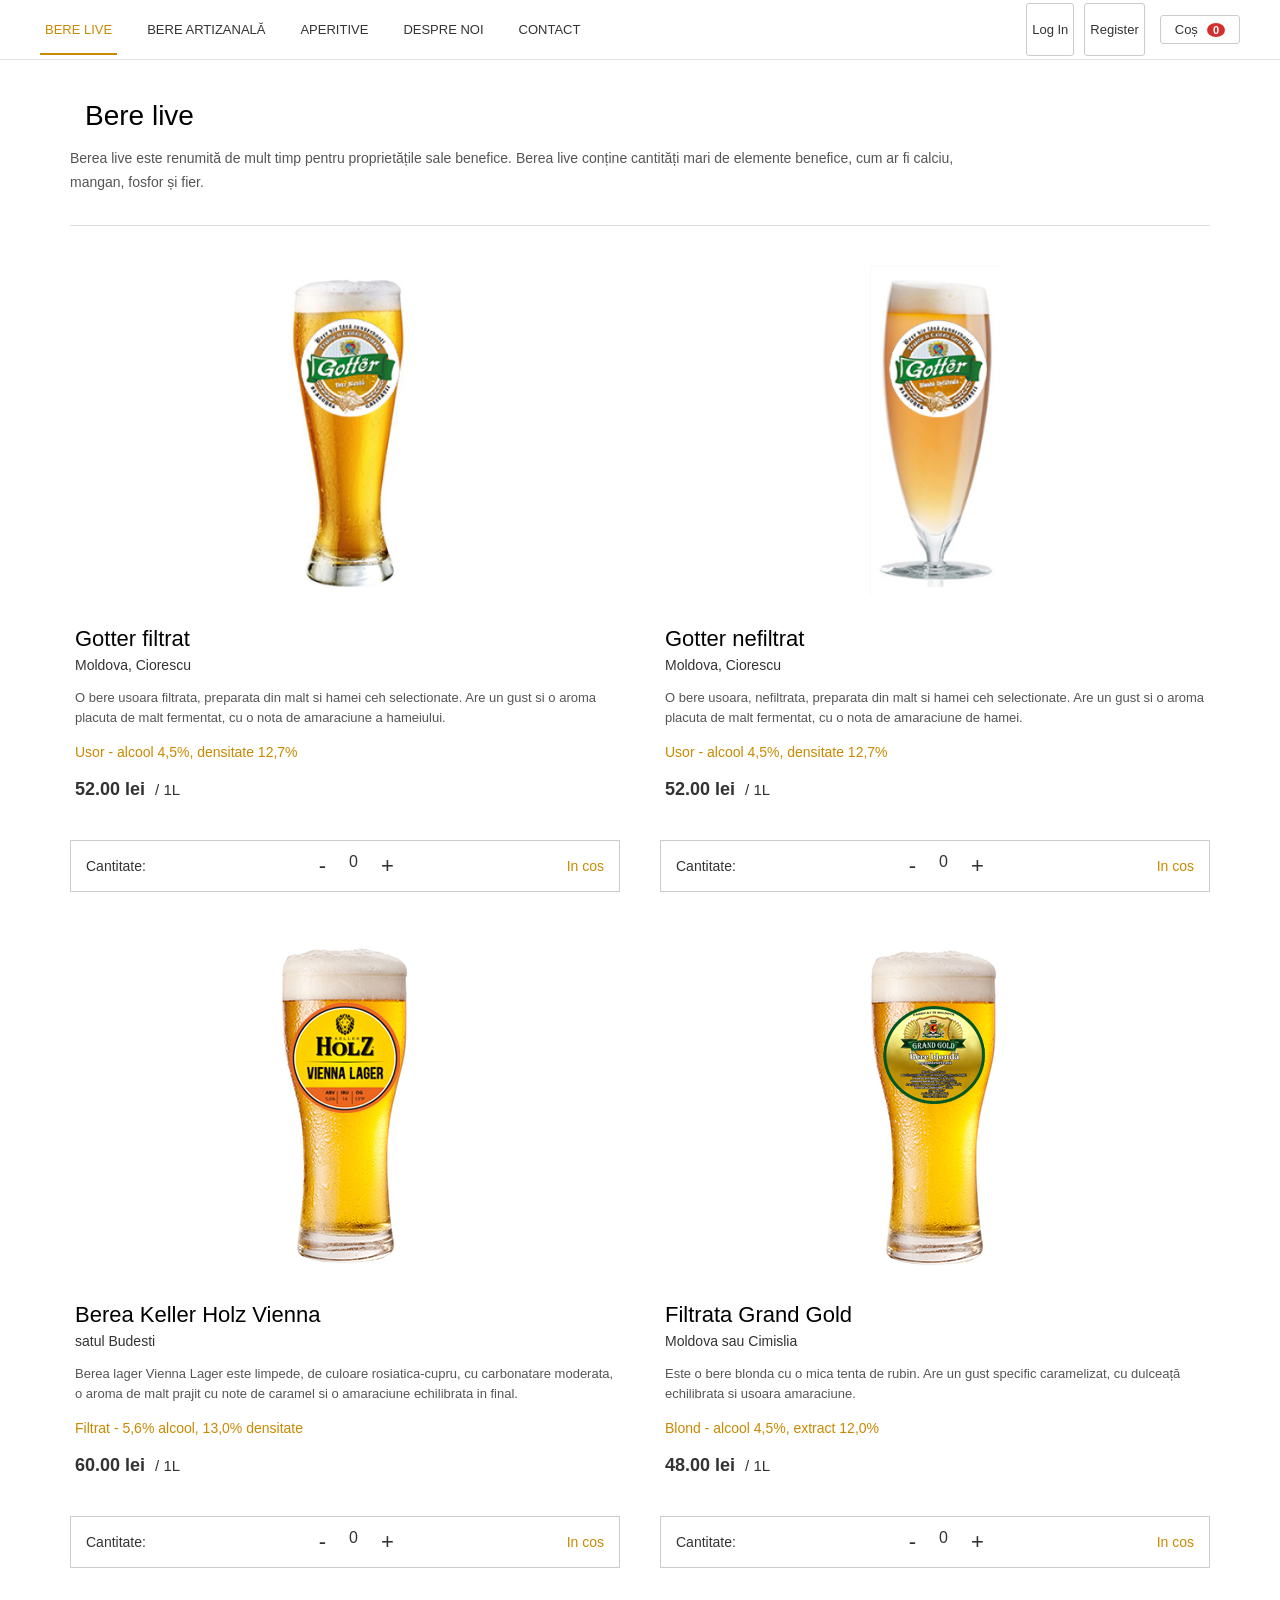
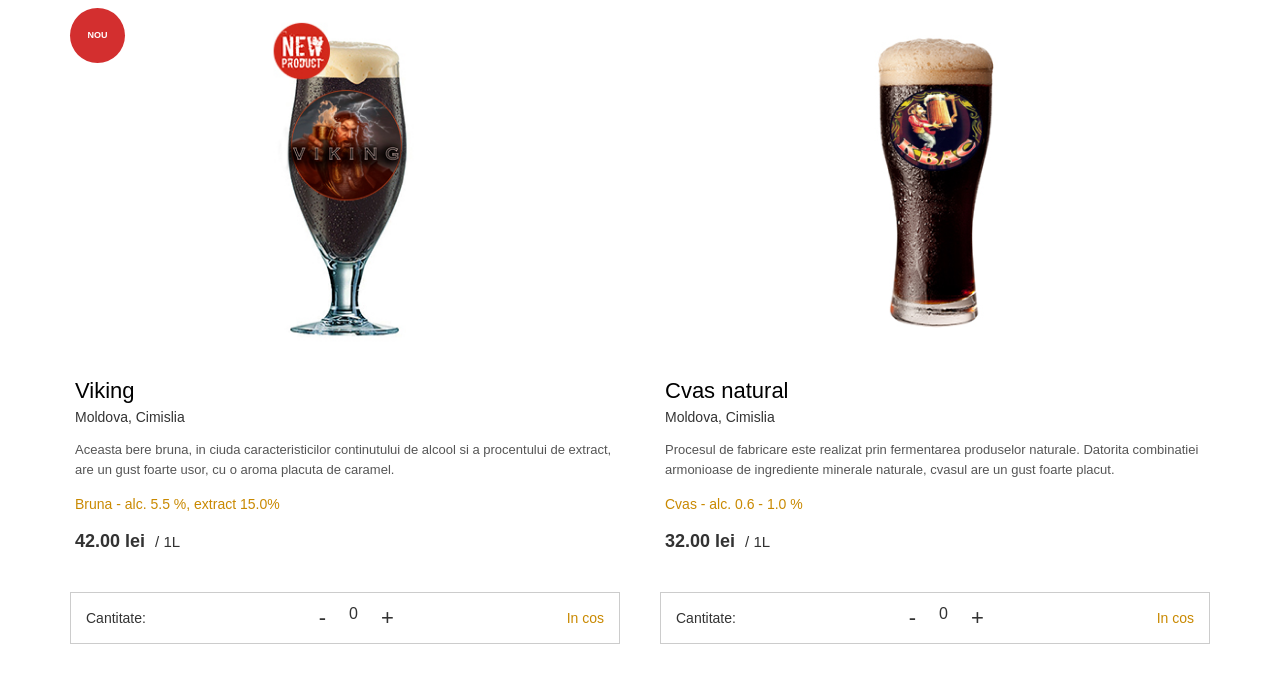
<file: HTML/index.html>
<!DOCTYPE html>
<html lang="ro">
<head>
  <meta charset="UTF-8">
  <meta name="viewport" content="width=device-width, initial-scale=1.0">
  <title>Bere Live</title>
  <link rel="stylesheet" href="/CSS/style.css">
</head>
<body>

  <div class="top-bar">
    <div class="top-bar-left">
      <a href="index.html" class="active">BERE LIVE</a>
      <a href="bere-artizanala.html">BERE ARTIZANALĂ</a>
      <a href="aperitive.html">APERITIVE</a>
      <a href="despre-noi.html">DESPRE NOI</a>
      <a href="contact.html">CONTACT</a>
    </div>
    <div class="top-bar-right">
      <div id="auth-btns" style="display:flex;gap:10px;">
        <a href="login.html" class="top-btn">Log In</a>
        <a href="register.html" class="top-btn">Register</a>
      </div>
      <div id="user-panel" style="display:none;gap:10px;align-items:center;">
        <span id="user-name" style="font-size:13px;color:#333;"></span>
        <button id="btn-logout" class="top-btn">Delogare</button>
      </div>
      <button id="btn-cos" class="top-btn cart-btn">Coș <span id="cart-count" class="cart-badge">0</span></button>
    </div>
  </div>

  <div class="sectiune">
    <div class="sectiune-titlu">
      <span style="font-size:40px;"></span>
      Bere live
    </div>
    <p class="sectiune-descriere">
      Berea live este renumită de mult timp pentru proprietățile sale benefice. Berea live conține cantități mari de elemente benefice, cum ar fi calciu, mangan, fosfor și fier.
    </p>
    <hr class="linie">

    <div class="produse-grid" id="produse-bere-live">
      <p style="text-align:center;padding:40px;">Se încarcă produsele...</p>
    </div>
  </div>

  <div id="modal-cos" class="modal">
    <div class="modal-content">
      <span class="close-modal">&times;</span>
      <h2>🛒 Coșul tău</h2>
      <div id="cos-list"></div>
      <div class="cos-total">Total: <span id="cos-total">0.00</span> lei</div>
      <button id="btn-goleste" class="btn-danger">Golește coșul</button>
      <button id="btn-plateste" class="btn-primary" style="margin-top: 10px;">💳 Confirmare plată</button>
    </div>
  </div>

  <script src="/JS/script.js"></script>
</body>
</html>
</file>
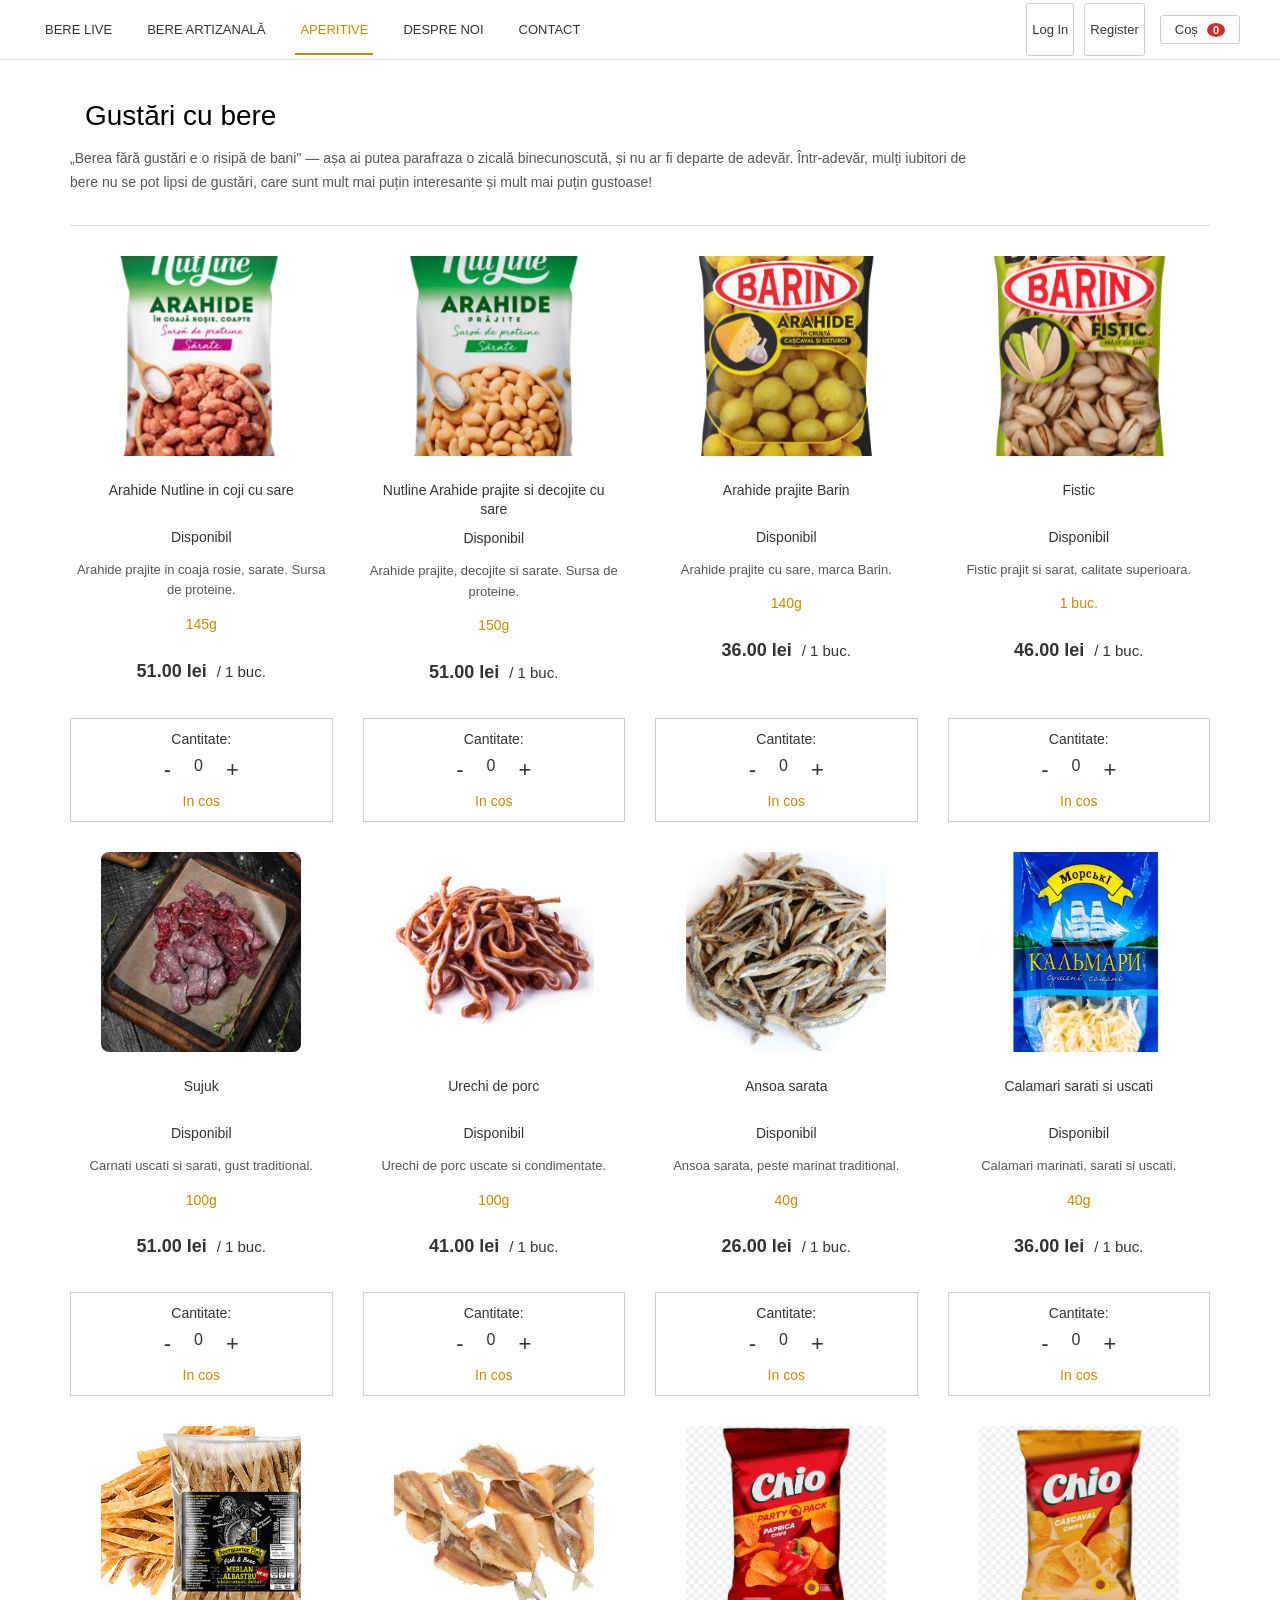
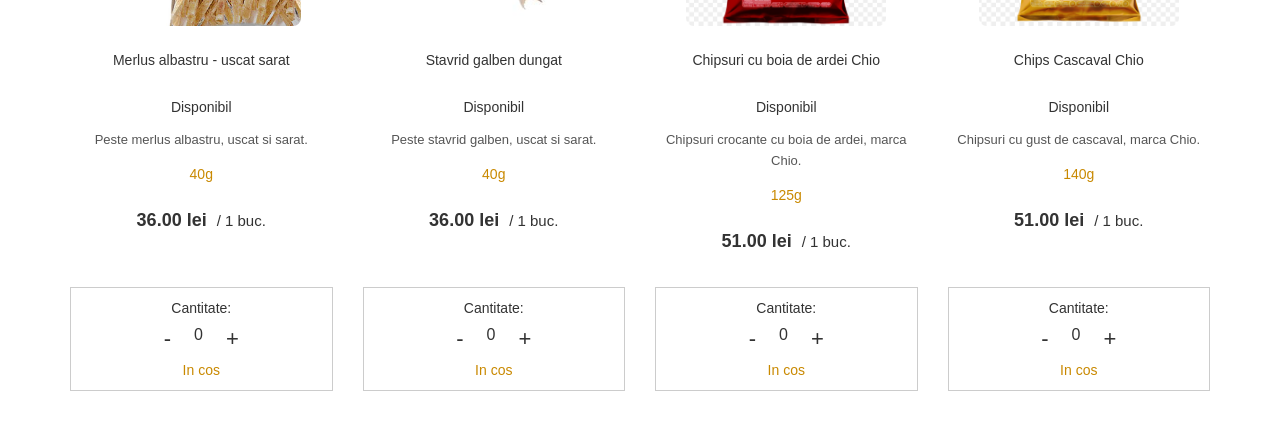
<file: HTML/aperitive.html>
<!DOCTYPE html>
<html lang="ro">
<head>
  <meta charset="UTF-8">
  <meta name="viewport" content="width=device-width, initial-scale=1.0">
  <title>Gustări cu bere</title>
  <link rel="stylesheet" href="/CSS/style.css">
</head>
<body>

  <div class="top-bar">
    <div class="top-bar-left">
      <a href="index.html">BERE LIVE</a>
      <a href="bere-artizanala.html">BERE ARTIZANALĂ</a>
      <a href="aperitive.html" class="active">APERITIVE</a>
      <a href="despre-noi.html">DESPRE NOI</a>
      <a href="contact.html">CONTACT</a>
    </div>
    <div class="top-bar-right">
      <div id="auth-btns" style="display:flex;gap:10px;">
        <a href="login.html" class="top-btn">Log In</a>
        <a href="register.html" class="top-btn">Register</a>
      </div>
      <div id="user-panel" style="display:none;gap:10px;align-items:center;">
        <span id="user-name" style="font-size:13px;color:#333;"></span>
        <button id="btn-logout" class="top-btn">Delogare</button>
      </div>
      <button id="btn-cos" class="top-btn cart-btn">Coș <span id="cart-count" class="cart-badge">0</span></button>
    </div>
  </div>

  <div class="sectiune">
    <div class="sectiune-titlu">
      <span style="font-size:40px;"></span>
      Gustări cu bere
    </div>
    <p class="sectiune-descriere">
      „Berea fără gustări e o risipă de bani" — așa ai putea parafraza o zicală binecunoscută, și nu ar fi departe de adevăr. Într-adevăr, mulți iubitori de bere nu se pot lipsi de gustări, care sunt mult mai puțin interesante și mult mai puțin gustoase!
    </p>
    <hr class="linie">

    <div class="produse-grid gustari-grid" id="gustari-container">
      <!-- Se încarcă din JS -->
    </div>
  </div>

  <div id="modal-cos" class="modal">
    <div class="modal-content">
      <span class="close-modal">&times;</span>
      <h2>Coșul tău</h2>
      <div id="cos-list"></div>
      <div class="cos-total">Total: <span id="cos-total">0.00</span> lei</div>
      <button id="btn-goleste" class="btn-danger">Golește coșul</button>
      <button id="btn-plateste" class="btn-primary" style="margin-top: 10px;">💳 Confirmare plată</button>
    </div>
  </div>

  <script src="/JS/script.js"></script>
</body>
</html>
</file>
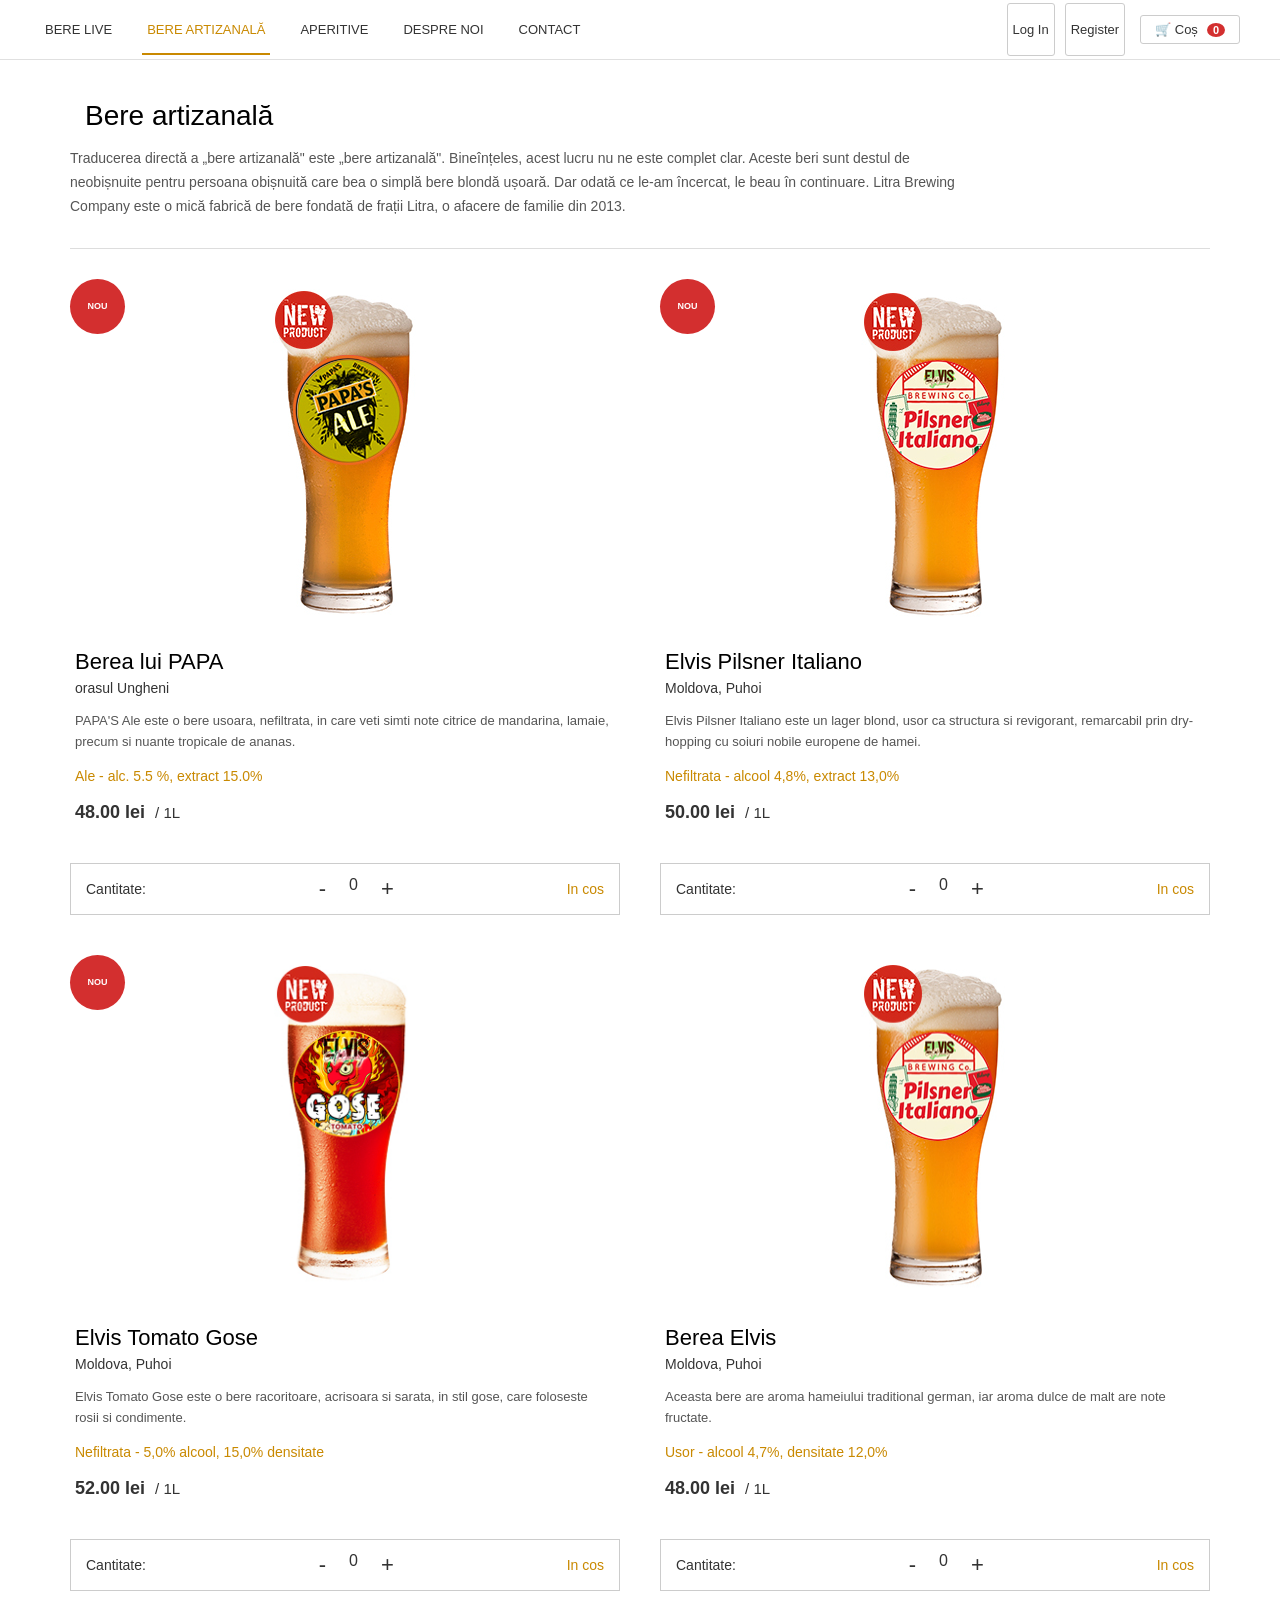
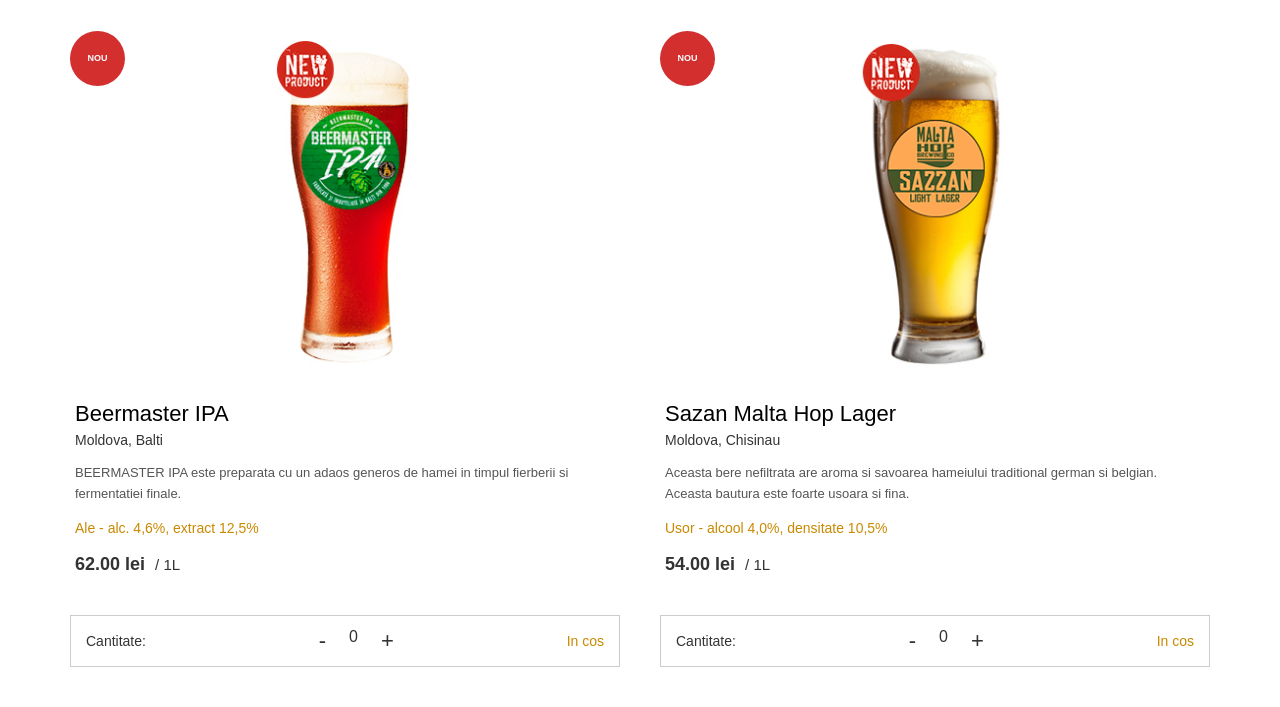
<file: HTML/bere-artizanala.html>
<!DOCTYPE html>
<html lang="ro">
<head>
  <meta charset="UTF-8">
  <meta name="viewport" content="width=device-width, initial-scale=1.0">
  <title>Bere Artizanală</title>
  <link rel="stylesheet" href="/CSS/style.css">
</head>
<body>

  <div class="top-bar">
    <div class="top-bar-left">
      <a href="index.html">BERE LIVE</a>
      <a href="bere-artizanala.html" class="active">BERE ARTIZANALĂ</a>
      <a href="aperitive.html">APERITIVE</a>
      <a href="despre-noi.html">DESPRE NOI</a>
      <a href="contact.html">CONTACT</a>
    </div>
    <div class="top-bar-right">
      <div id="auth-btns" style="display:flex;gap:10px;">
        <a href="login.html" class="top-btn">Log In</a>
        <a href="register.html" class="top-btn">Register</a>
      </div>
      <div id="user-panel" style="display:none;gap:10px;align-items:center;">
        <span id="user-name" style="font-size:13px;color:#333;"></span>
        <button id="btn-logout" class="top-btn">Delogare</button>
      </div>
      <button id="btn-cos" class="top-btn cart-btn">🛒 Coș <span id="cart-count" class="cart-badge">0</span></button>
    </div>
  </div>

  <div class="sectiune">
    <div class="sectiune-titlu">
      <span style="font-size:40px;"></span>
      Bere artizanală
    </div>
    <p class="sectiune-descriere">
      Traducerea directă a „bere artizanală" este „bere artizanală". Bineînțeles, acest lucru nu ne este complet clar. Aceste beri sunt destul de neobișnuite pentru persoana obișnuită care bea o simplă bere blondă ușoară. Dar odată ce le-am încercat, le beau în continuare. Litra Brewing Company este o mică fabrică de bere fondată de frații Litra, o afacere de familie din 2013.
    </p>
    <hr class="linie">
    
    <div class="produse-grid" id="produse-bere-artizanala">
      <p style="text-align:center;padding:40px;">Se încarcă produsele...</p>
    </div>
  </div>

  <div id="modal-cos" class="modal">
    <div class="modal-content">
      <span class="close-modal">&times;</span>
      <h2>Coșul tău</h2>
      <div id="cos-list"></div>
      <div class="cos-total">Total: <span id="cos-total">0.00</span> lei</div>
      <button id="btn-goleste" class="btn-danger">Golește coșul</button>
      <button id="btn-plateste" class="btn-primary" style="margin-top: 10px;">💳 Confirmare plată</button>
    </div>
  </div>

  <script src="/JS/script.js"></script>
</body>
</html>
</file>
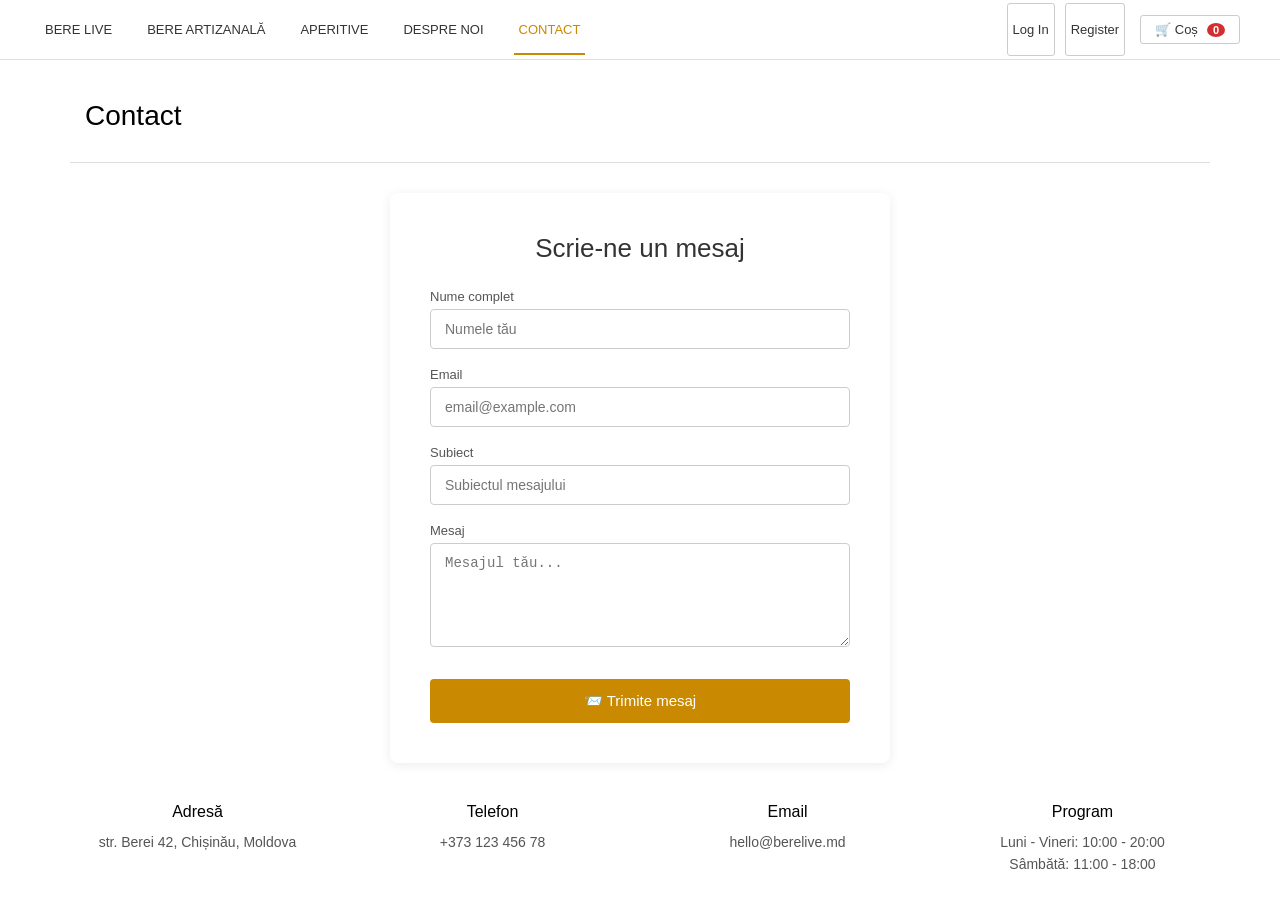
<file: HTML/contact.html>
<!DOCTYPE html>
<html lang="ro">
<head>
  <meta charset="UTF-8">
  <meta name="viewport" content="width=device-width, initial-scale=1.0">
  <title>Contact</title>
  <link rel="stylesheet" href="/CSS/style.css">
</head>
<body>

  <div class="top-bar">
    <div class="top-bar-left">
      <a href="index.html">BERE LIVE</a>
      <a href="bere-artizanala.html">BERE ARTIZANALĂ</a>
      <a href="aperitive.html">APERITIVE</a>
      <a href="despre-noi.html">DESPRE NOI</a>
      <a href="contact.html" class="active"> CONTACT</a>
    </div>
    <div class="top-bar-right">
      <div id="auth-btns" style="display:flex;gap:10px;">
        <a href="login.html" class="top-btn">Log In</a>
        <a href="register.html" class="top-btn">Register</a>
      </div>
      <div id="user-panel" style="display:none;gap:10px;align-items:center;">
        <span id="user-name" style="font-size:13px;color:#333;"></span>
        <button id="btn-logout" class="top-btn">Delogare</button>
      </div>
      <button id="btn-cos" class="top-btn cart-btn">🛒 Coș <span id="cart-count" class="cart-badge">0</span></button>
    </div>
  </div>

  <div class="sectiune">
    <div class="sectiune-titlu">
      <span style="font-size:40px;"></span>
      Contact
    </div>
    <hr class="linie">

    <div style="display: flex; justify-content: center;">
      <div class="form-box" style="margin: 0 auto; width: 100%; max-width: 500px;">
        <h2>Scrie-ne un mesaj</h2>
        <form id="contact-form">
          <div class="form-group">
            <label>Nume complet</label>
            <input type="text" name="nume" id="contact-nume" placeholder="Numele tău">
            <div class="msg-eroare"></div>
          </div>
          <div class="form-group">
            <label>Email</label>
            <input type="email" name="email" id="contact-email" placeholder="email@example.com">
            <div class="msg-eroare"></div>
          </div>
          <div class="form-group">
            <label>Subiect</label>
            <input type="text" name="subiect" id="contact-subiect" placeholder="Subiectul mesajului">
            <div class="msg-eroare"></div>
          </div>
          <div class="form-group">
            <label>Mesaj</label>
            <textarea name="mesaj" id="contact-mesaj" rows="5" placeholder="Mesajul tău..."></textarea>
            <div class="msg-eroare"></div>
          </div>
          <button type="submit" class="btn-primary">📨 Trimite mesaj</button>
        </form>
        <div id="contact-alert" class="alert"></div>
      </div>
    </div>

    <div class="contact-info" style="margin-top: 40px; display: flex; gap: 40px; flex-wrap: wrap; justify-content: center;">
      <div style="text-align: center;">
        <h4>Adresă</h4>
        <p>str. Berei 42, Chișinău, Moldova</p>
      </div>
      <div style="text-align: center;">
        <h4>Telefon</h4>
        <p>+373 123 456 78</p>
      </div>
      <div style="text-align: center;">
        <h4>Email</h4>
        <p>hello@berelive.md</p>
      </div>
      <div style="text-align: center;">
        <h4>Program</h4>
        <p>Luni - Vineri: 10:00 - 20:00<br>Sâmbătă: 11:00 - 18:00</p>
      </div>
    </div>
  </div>

  <div id="modal-cos" class="modal">
    <div class="modal-content">
      <span class="close-modal">&times;</span>
      <h2>Coșul tău</h2>
      <div id="cos-list"></div>
      <div class="cos-total">Total: <span id="cos-total">0.00</span> lei</div>
      <button id="btn-goleste" class="btn-danger">Golește coșul</button>
      <button id="btn-plateste" class="btn-primary" style="margin-top: 10px;">💳 Confirmare plată</button>
    </div>
  </div>

  <script src="/JS/script.js"></script>
</body>
</html>
</file>
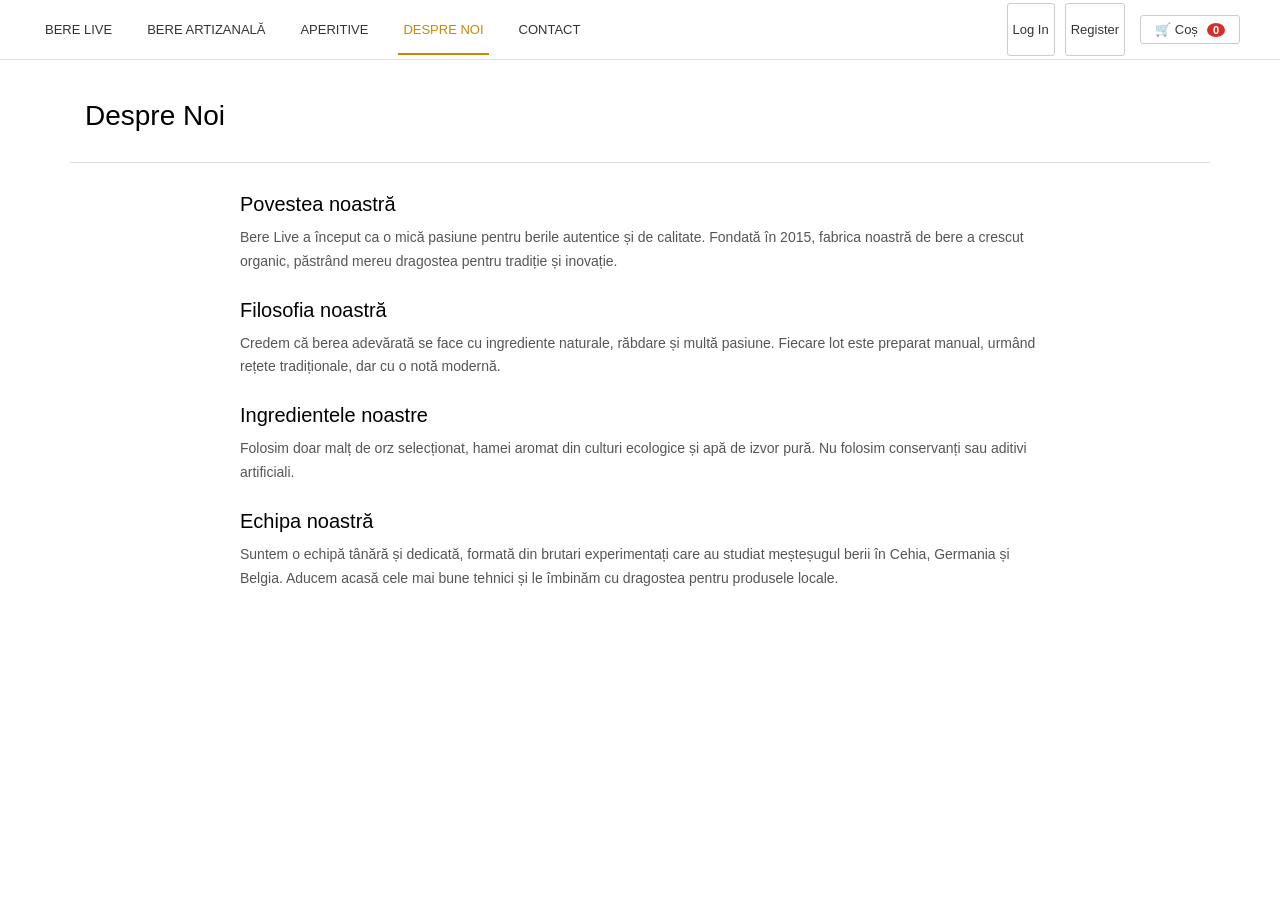
<file: HTML/despre-noi.html>
<!DOCTYPE html>
<html lang="ro">
<head>
  <meta charset="UTF-8">
  <meta name="viewport" content="width=device-width, initial-scale=1.0">
  <title>Despre Noi</title>
  <link rel="stylesheet" href="/CSS/style.css">
</head>
<body>

  <div class="top-bar">
    <div class="top-bar-left">
      <a href="index.html">BERE LIVE</a>
      <a href="bere-artizanala.html">BERE ARTIZANALĂ</a>
      <a href="aperitive.html">APERITIVE</a>
      <a href="despre-noi.html" class="active">DESPRE NOI</a>
      <a href="contact.html">CONTACT</a>
    </div>
    <div class="top-bar-right">
      <div id="auth-btns" style="display:flex;gap:10px;">
        <a href="login.html" class="top-btn">Log In</a>
        <a href="register.html" class="top-btn">Register</a>
      </div>
      <div id="user-panel" style="display:none;gap:10px;align-items:center;">
        <span id="user-name" style="font-size:13px;color:#333;"></span>
        <button id="btn-logout" class="top-btn">Delogare</button>
      </div>
      <button id="btn-cos" class="top-btn cart-btn">🛒 Coș <span id="cart-count" class="cart-badge">0</span></button>
    </div>
  </div>

  <div class="sectiune">
    <div class="sectiune-titlu">
      <span style="font-size:40px;"></span>
      Despre Noi
    </div>
    <hr class="linie">
    
    <div class="despre-content">
      <h3>Povestea noastră</h3>
      <p>Bere Live a început ca o mică pasiune pentru berile autentice și de calitate. Fondată în 2015, fabrica noastră de bere a crescut organic, păstrând mereu dragostea pentru tradiție și inovație.</p>
      
      <h3>Filosofia noastră</h3>
      <p>Credem că berea adevărată se face cu ingrediente naturale, răbdare și multă pasiune. Fiecare lot este preparat manual, urmând rețete tradiționale, dar cu o notă modernă.</p>
      
      <h3>Ingredientele noastre</h3>
      <p>Folosim doar malț de orz selecționat, hamei aromat din culturi ecologice și apă de izvor pură. Nu folosim conservanți sau aditivi artificiali.</p>
      
      <h3>Echipa noastră</h3>
      <p>Suntem o echipă tânără și dedicată, formată din brutari experimentați care au studiat meșteșugul berii în Cehia, Germania și Belgia. Aducem acasă cele mai bune tehnici și le îmbinăm cu dragostea pentru produsele locale.</p>
    </div>
  </div>

  <div id="modal-cos" class="modal">
    <div class="modal-content">
      <span class="close-modal">&times;</span>
      <h2>🛒 Coșul tău</h2>
      <div id="cos-list"></div>
      <div class="cos-total">Total: <span id="cos-total">0.00</span> lei</div>
      <button id="btn-goleste" class="btn-danger">Golește coșul</button>
      <button id="btn-plateste" class="btn-primary" style="margin-top: 10px;">💳 Confirmare plată</button>
    </div>
  </div>

  <script src="/JS/script.js"></script>
</body>
</html>
</file>
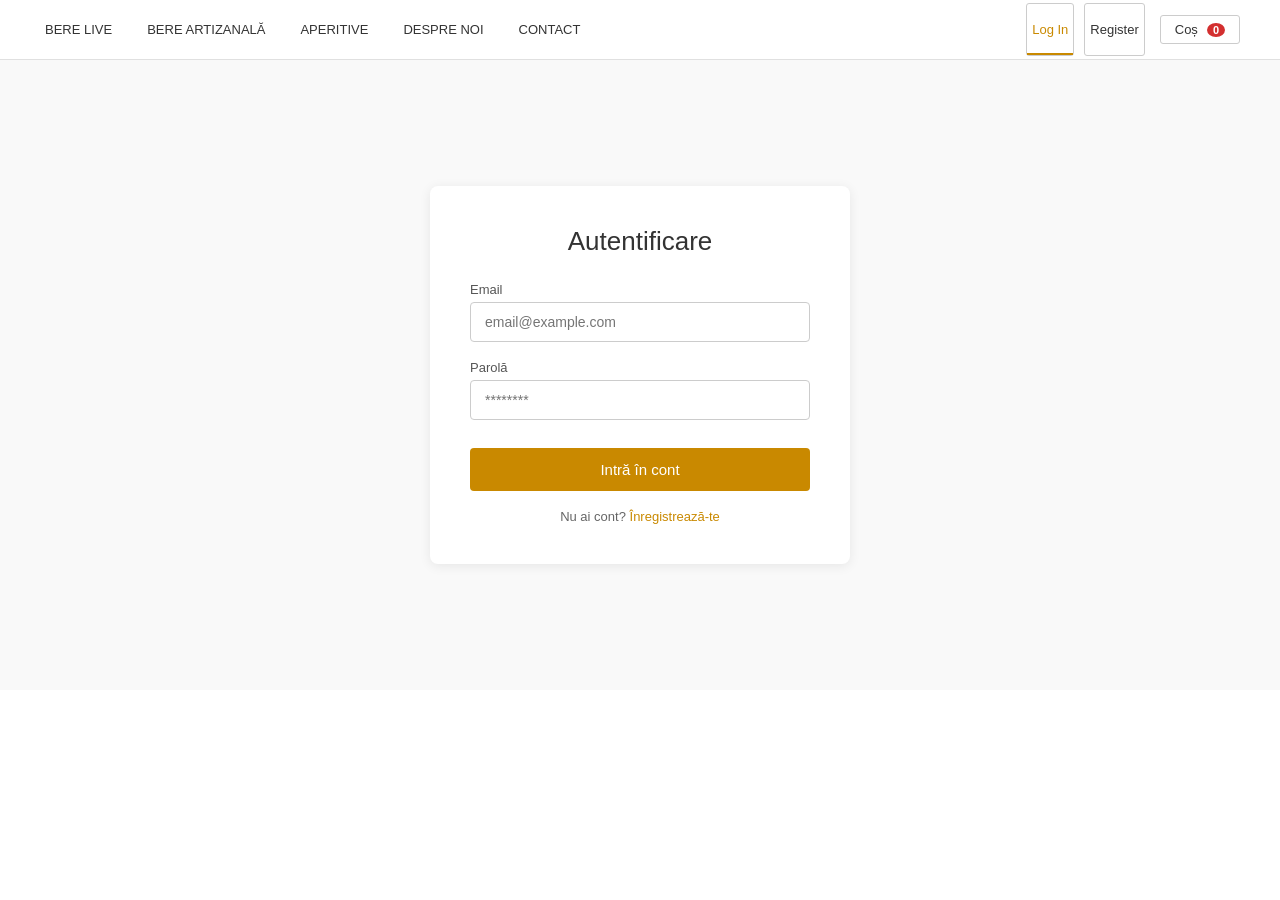
<file: HTML/login.html>
<!DOCTYPE html>
<html lang="ro">
<head>
  <meta charset="UTF-8">
  <meta name="viewport" content="width=device-width, initial-scale=1.0">
  <title>Autentificare</title>
  <link rel="stylesheet" href="/CSS/style.css">
</head>
<body>

  <div class="top-bar">
    <div class="top-bar-left">
      <a href="index.html"> BERE LIVE</a>
      <a href="bere-artizanala.html"> BERE ARTIZANALĂ</a>
      <a href="aperitive.html"> APERITIVE</a>
      <a href="despre-noi.html"> DESPRE NOI</a>
      <a href="contact.html">CONTACT</a>
    </div>
    <div class="top-bar-right">
      <div id="auth-btns" style="display:flex;gap:10px;">
        <a href="login.html" class="top-btn active">Log In</a>
        <a href="register.html" class="top-btn">Register</a>
      </div>
      <div id="user-panel" style="display:none;gap:10px;align-items:center;">
        <span id="user-name" style="font-size:13px;color:#333;"></span>
        <button id="btn-logout" class="top-btn"> Delogare</button>
      </div>
      <button id="btn-cos" class="top-btn cart-btn">Coș <span id="cart-count" class="cart-badge">0</span></button>
    </div>
  </div>

  <div class="auth-wrapper" style="display: flex; justify-content: center; align-items: center; min-height: 70vh;">
    <div class="form-box">
      <h2> Autentificare</h2>
      <form id="login-form">
        <div class="form-group">
          <label>Email</label>
          <input type="email" name="email" id="login-email" placeholder="email@example.com">
          <div class="msg-eroare"></div>
        </div>
        <div class="form-group">
          <label>Parolă</label>
          <input type="password" name="parola" id="login-parola" placeholder="********">
          <div class="msg-eroare"></div>
        </div>
        <button type="submit" class="btn-primary">Intră în cont</button>
      </form>
      <div class="link-switch">Nu ai cont? <a href="register.html">Înregistrează-te</a></div>
      <div id="login-alert" class="alert"></div>
    </div>
  </div>

  <script src="/JS/script.js"></script>
</body>
</html>
</file>
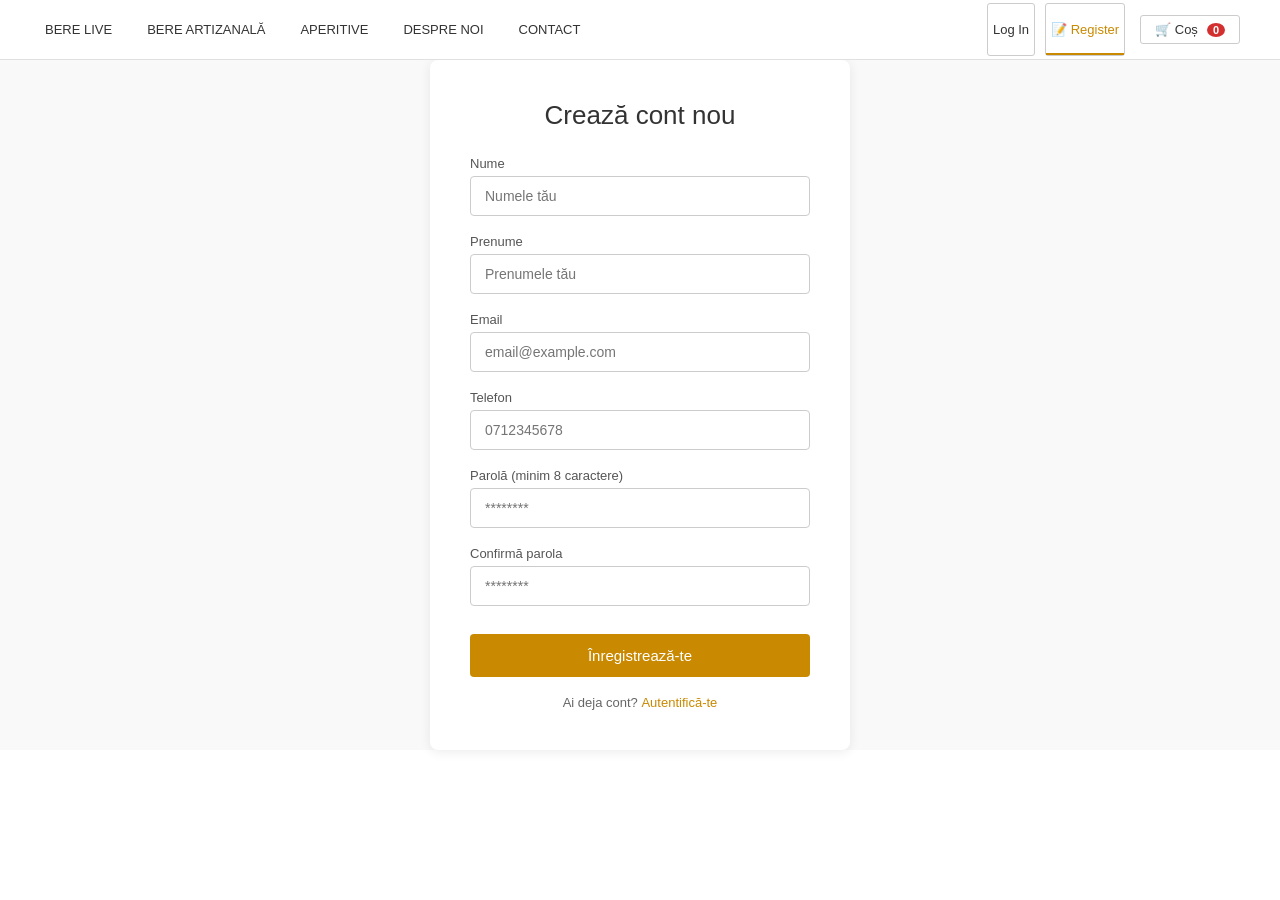
<file: HTML/register.html>
<!DOCTYPE html>
<html lang="ro">
<head>
  <meta charset="UTF-8">
  <meta name="viewport" content="width=device-width, initial-scale=1.0">
  <title>Înregistrare</title>
  <link rel="stylesheet" href="/CSS/style.css">
</head>
<body>

  <div class="top-bar">
    <div class="top-bar-left">
      <a href="index.html">BERE LIVE</a>
      <a href="bere-artizanala.html">BERE ARTIZANALĂ</a>
      <a href="aperitive.html">APERITIVE</a>
      <a href="despre-noi.html">DESPRE NOI</a>
      <a href="contact.html">CONTACT</a>
    </div>
    <div class="top-bar-right">
      <div id="auth-btns" style="display:flex;gap:10px;">
        <a href="login.html" class="top-btn">Log In</a>
        <a href="register.html" class="top-btn active">📝 Register</a>
      </div>
      <div id="user-panel" style="display:none;gap:10px;align-items:center;">
        <span id="user-name" style="font-size:13px;color:#333;"></span>
        <button id="btn-logout" class="top-btn">Delogare</button>
      </div>
      <button id="btn-cos" class="top-btn cart-btn">🛒 Coș <span id="cart-count" class="cart-badge">0</span></button>
    </div>
  </div>

  <div class="auth-wrapper" style="display: flex; justify-content: center; align-items: center; min-height: 70vh;">
    <div class="form-box">
      <h2>Crează cont nou</h2>
      <form id="reg-form">
        <div class="form-group">
          <label>Nume</label>
          <input type="text" name="nume" id="reg-nume" placeholder="Numele tău">
          <div class="msg-eroare"></div>
        </div>
        <div class="form-group">
          <label>Prenume</label>
          <input type="text" name="prenume" id="reg-prenume" placeholder="Prenumele tău">
          <div class="msg-eroare"></div>
        </div>
        <div class="form-group">
          <label>Email</label>
          <input type="email" name="email" id="reg-email" placeholder="email@example.com">
          <div class="msg-eroare"></div>
        </div>
        <div class="form-group">
          <label>Telefon</label>
          <input type="tel" name="telefon" id="reg-telefon" placeholder="0712345678">
          <div class="msg-eroare"></div>
        </div>
        <div class="form-group">
          <label>Parolă (minim 8 caractere)</label>
          <input type="password" name="parola" id="reg-parola" placeholder="********">
          <div class="msg-eroare"></div>
        </div>
        <div class="form-group">
          <label>Confirmă parola</label>
          <input type="password" name="confirma" id="reg-confirma" placeholder="********">
          <div class="msg-eroare"></div>
        </div>
        <button type="submit" class="btn-primary">Înregistrează-te</button>
      </form>
      <div class="link-switch">Ai deja cont? <a href="login.html">Autentifică-te</a></div>
      <div id="reg-alert" class="alert"></div>
    </div>
  </div>

  <script src="/JS/script.js"></script>
</body>
</html>
</file>
<file: CSS/style.css>
* {
  margin: 0;
  padding: 0;
  box-sizing: border-box;
}

body {
  background-color: #fff;
  font-family: Arial, sans-serif;
  color: #333;
}

/* ===== MENIU TOP ===== */
.top-bar {
  display: flex;
  justify-content: space-between;
  align-items: center;
  padding: 0 40px;
  height: 60px;
  background: #fff;
  border-bottom: 1px solid #e0e0e0;
  position: sticky;
  top: 0;
  z-index: 100;
}

.top-bar-left {
  display: flex;
  gap: 25px;
  align-items: center;
}

.top-bar-right {
  display: flex;
  gap: 15px;
  align-items: center;
}

.top-bar a {
  text-decoration: none;
  color: #333;
  font-size: 13px;
  font-weight: 500;
  padding: 18px 5px;
  transition: color 0.3s;
  position: relative;
}

.top-bar a:hover,
.top-bar a.active {
  color: #c98900;
}

.top-bar a.active::after {
  content: '';
  position: absolute;
  bottom: 0;
  left: 0;
  right: 0;
  height: 2px;
  background: #c98900;
}

.top-btn {
  background: none;
  border: 1px solid #ccc;
  padding: 6px 14px;
  cursor: pointer;
  font-size: 13px;
  border-radius: 3px;
  transition: 0.3s;
  text-decoration: none;
  color: #333;
  display: inline-flex;
  align-items: center;
  gap: 5px;
}

.top-btn:hover {
  background: #c98900;
  color: #fff;
  border-color: #c98900;
}

.cart-btn {
  position: relative;
}

.cart-badge {
  background: #d32f2f;
  color: #fff;
  border-radius: 50%;
  padding: 1px 6px;
  font-size: 11px;
  font-weight: bold;
  margin-left: 4px;
}

/* ===== SECȚIUNI ===== */
.sectiune {
  max-width: 1200px;
  margin: 40px auto;
  padding: 0 30px;
}

.sectiune-titlu {
  display: flex;
  align-items: center;
  gap: 15px;
  font-size: 28px;
  font-weight: 300;
  margin-bottom: 15px;
  color: #000;
}

.sectiune-titlu img {
  width: 40px;
  height: 40px;
  object-fit: contain;
}

.sectiune-descriere {
  font-size: 14px;
  line-height: 1.7;
  color: #555;
  max-width: 900px;
  margin-bottom: 30px;
}

.linie {
  border: none;
  border-top: 1px solid #ddd;
  margin: 30px 0;
}

/* ===== GRID PRODUSE ===== */
.produse-grid {
  display: grid;
  grid-template-columns: repeat(2, 1fr);
  gap: 40px;
}

/* ===== CARD PRODUS VERTICAL ===== */
.card {
  display: flex;
  flex-direction: column;
  background: #fff;
  padding-bottom: 0;
}

.poza-container {
  position: relative;
  width: 100%;
  height: 350px;
  display: flex;
  justify-content: center;
  align-items: center;
  margin-bottom: 20px;
  flex-shrink: 0;
  background-color: #ffffff !important;
}

.poza-container img {
  max-width: 200px;
  max-height: 330px;
  object-fit: contain;
}

.new-badge {
  position: absolute;
  top: 0;
  left: 0;
  background: #d32f2f;
  color: #fff;
  border-radius: 50%;
  width: 55px;
  height: 55px;
  display: flex;
  align-items: center;
  justify-content: center;
  font-size: 9px;
  font-weight: bold;
  text-align: center;
  line-height: 1.2;
  padding: 4px;
}

.informatii {
  flex: 1;
  display: flex;
  flex-direction: column;
  padding: 0 5px 20px;
}

.informatii h2 {
  font-size: 22px;
  font-weight: 300;
  margin: 0 0 5px 0;
  color: #000;
}

.informatii .locatie {
  color: #333;
  font-size: 14px;
  margin-bottom: 15px;
}

.informatii p {
  font-size: 13px;
  line-height: 1.6;
  margin: 0 0 12px 0;
  color: #555;
}

.specificatii {
  color: #c98900 !important;
  font-size: 14px !important;
  font-weight: 400;
  margin-bottom: 15px !important;
}

.pret-rand {
  display: flex;
  align-items: center;
  gap: 10px;
  margin-bottom: 20px;
}

.pret-rand span {
  font-size: 15px;
  color: #333;
}

/* ===== BARA DE JOS (+ - În coș) ===== */
.jos {
  display: flex;
  align-items: center;
  justify-content: space-between;
  padding: 12px 15px;
  border: 1px solid #ccc;
  background: #fff;
  margin-top: auto;
}

.jos label {
  font-size: 14px;
  color: #333;
}

.jos .butoane {
  display: flex;
  gap: 15px;
}

.jos .butoane button {
  background: none;
  border: none;
  font-size: 22px;
  cursor: pointer;
  color: #333;
  padding: 0 8px;
  transition: color 0.3s;
}

.jos .butoane button:hover {
  color: #c98900;
}

.jos .in-cos {
  text-decoration: none;
  color: #c98900;
  font-size: 14px;
  font-weight: 500;
  transition: color 0.3s;
}

.jos .in-cos:hover {
  color: #a87200;
}

/* ===== GUSTĂRI - 4 COLOANE ===== */
.gustari-grid {
  grid-template-columns: repeat(4, 1fr);
  gap: 30px;
}

.gustare-card {
  text-align: center;
  padding-bottom: 0;
}

.gustare-card .poza-container {
  height: 200px;
  margin-bottom: 15px;
  background-color: #ffffff !important;
}

.gustare-card .poza-container img {
  width: 200px;
  height: 200px;
  object-fit: cover;
  border-radius: 8px;
}

.gustare-card h2 {
  font-size: 14px;
  font-weight: 400;
  margin: 10px 0;
  min-height: 38px;
  line-height: 1.4;
  color: #333;
}

.gustare-card .pret-rand {
  justify-content: center;
  margin: 10px 0 15px;
}

.gustare-card .jos {
  flex-direction: column;
  gap: 10px;
  padding: 12px;
}

/* ===== PAGINI AUTH & CONTACT ===== */
.auth-wrapper,
.contact-wrapper {
  display: flex;
  justify-content: center;
  align-items: center;
  min-height: 70vh;
  background: #f9f9f9;
}

.form-box {
  background: #fff;
  padding: 40px;
  border-radius: 8px;
  box-shadow: 0 2px 12px rgba(0,0,0,0.08);
  width: 100%;
  max-width: 420px;
  text-align: center;
}

.contact-wrapper .form-box {
  max-width: 500px;
  background: #f9f9f9;
  box-shadow: none;
  padding: 0;
}

.form-box h2 {
  margin-top: 0;
  font-weight: 300;
  font-size: 26px;
  margin-bottom: 25px;
}

.form-group {
  margin-bottom: 18px;
  text-align: left;
}

.form-group label {
  display: block;
  margin-bottom: 5px;
  font-size: 13px;
  color: #555;
  font-weight: 500;
}

.form-group input,
.form-group textarea {
  width: 100%;
  padding: 11px 14px;
  border: 1px solid #ccc;
  border-radius: 4px;
  font-size: 14px;
  transition: border-color 0.3s, box-shadow 0.3s;
  outline: none;
}

.form-group input:focus,
.form-group textarea:focus {
  border-color: #c98900;
  box-shadow: 0 0 0 2px rgba(201,137,0,0.15);
}

.form-group input.error {
  border-color: #d32f2f;
  animation: shake 0.4s;
}

.form-group input.valid {
  border-color: #388e3c;
}

@keyframes shake {
  0%, 100% { transform: translateX(0); }
  25% { transform: translateX(-6px); }
  75% { transform: translateX(6px); }
}

.msg-eroare {
  color: #d32f2f;
  font-size: 12px;
  margin-top: 4px;
  display: none;
}

.msg-eroare.show {
  display: block;
}

.btn-primary {
  background: #c98900;
  color: #fff;
  border: none;
  padding: 13px;
  width: 100%;
  cursor: pointer;
  border-radius: 4px;
  font-size: 15px;
  font-weight: 500;
  margin-top: 10px;
  transition: 0.3s;
}

.btn-primary:hover {
  background: #a87200;
}

.link-switch {
  margin-top: 18px;
  font-size: 13px;
  color: #666;
}

.link-switch a {
  color: #c98900;
  text-decoration: none;
  font-weight: 500;
}

.link-switch a:hover {
  text-decoration: underline;
}

/* ===== DESPRE NOI ===== */
.despre-content {
  max-width: 800px;
  margin: 0 auto;
}

.despre-content h3 {
  font-weight: 300;
  font-size: 20px;
  margin: 25px 0 10px;
  color: #000;
}

.despre-content p {
  font-size: 14px;
  line-height: 1.7;
  color: #555;
  margin-bottom: 15px;
}

/* ===== CONTACT ===== */
.contact-info {
  display: flex;
  gap: 40px;
  margin-top: 30px;
  flex-wrap: wrap;
}

.contact-info div {
  flex: 1;
  min-width: 250px;
}

.contact-info h4 {
  font-weight: 400;
  margin-bottom: 10px;
  color: #000;
}

.contact-info p {
  font-size: 14px;
  color: #555;
  line-height: 1.6;
}

/* ===== MODAL COȘ ===== */
.modal {
  display: none;
  position: fixed;
  z-index: 1000;
  left: 0;
  top: 0;
  width: 100%;
  height: 100%;
  background: rgba(0,0,0,0.5);
  justify-content: center;
  align-items: center;
}

.modal-content {
  background: #fff;
  padding: 30px;
  border-radius: 8px;
  width: 90%;
  max-width: 500px;
  position: relative;
  max-height: 80vh;
  overflow-y: auto;
}

.close-modal {
  position: absolute;
  top: 12px;
  right: 18px;
  font-size: 24px;
  cursor: pointer;
  color: #888;
  transition: 0.3s;
}

.close-modal:hover {
  color: #333;
}

.cos-item {
  display: flex;
  justify-content: space-between;
  align-items: center;
  padding: 12px 0;
  border-bottom: 1px solid #eee;
}

.cos-item-actions {
  display: flex;
  align-items: center;
  gap: 8px;
}

.cos-item-actions button {
  background: #f5f5f5;
  border: 1px solid #ddd;
  width: 28px;
  height: 28px;
  cursor: pointer;
  border-radius: 4px;
  font-size: 15px;
  transition: 0.3s;
}

.cos-item-actions button:hover {
  background: #c98900;
  color: #fff;
  border-color: #c98900;
}

.cos-total {
  text-align: right;
  font-size: 20px;
  margin: 15px 0;
  padding-top: 15px;
  border-top: 2px solid #333;
  font-weight: 700;
}

.btn-danger {
  background: #d32f2f;
  color: #fff;
  border: none;
  padding: 12px;
  width: 100%;
  cursor: pointer;
  border-radius: 4px;
  font-size: 14px;
  margin-top: 10px;
  transition: 0.3s;
}

.btn-danger:hover {
  background: #b71c1c;
}

/* ===== ALERT ===== */
.alert {
  padding: 12px 18px;
  border-radius: 4px;
  margin-bottom: 15px;
  display: none;
  font-size: 14px;
}

.alert.show {
  display: block;
  animation: fadeIn 0.3s;
}

.alert-success {
  background: #c8e6c9;
  color: #2e7d32;
  border-left: 4px solid #388e3c;
}

.alert-error {
  background: #ffcdd2;
  color: #c62828;
  border-left: 4px solid #d32f2f;
}

@keyframes fadeIn {
  from { opacity: 0; transform: translateY(-10px); }
  to { opacity: 1; transform: translateY(0); }
}

/* ===== RESPONSIVE ===== */
@media (max-width: 1000px) {
  .produse-grid { grid-template-columns: 1fr; }
  .gustari-grid { grid-template-columns: repeat(2, 1fr); }
}

@media (max-width: 700px) {
  .top-bar { flex-direction: column; height: auto; padding: 15px; gap: 10px; }
  .top-bar-left { flex-wrap: wrap; justify-content: center; }
  .top-bar-right { flex-wrap: wrap; justify-content: center; }
  .gustari-grid { grid-template-columns: 1fr; }
}

/* Buton confirmare plată */
#btn-plateste {
  background: #2e7d32;
  color: #fff;
  border: none;
  padding: 12px;
  width: 100%;
  cursor: pointer;
  border-radius: 4px;
  font-size: 14px;
  font-weight: 500;
  transition: 0.3s;
}

#btn-plateste:hover {
  background: #1b5e20;
}
</file>
